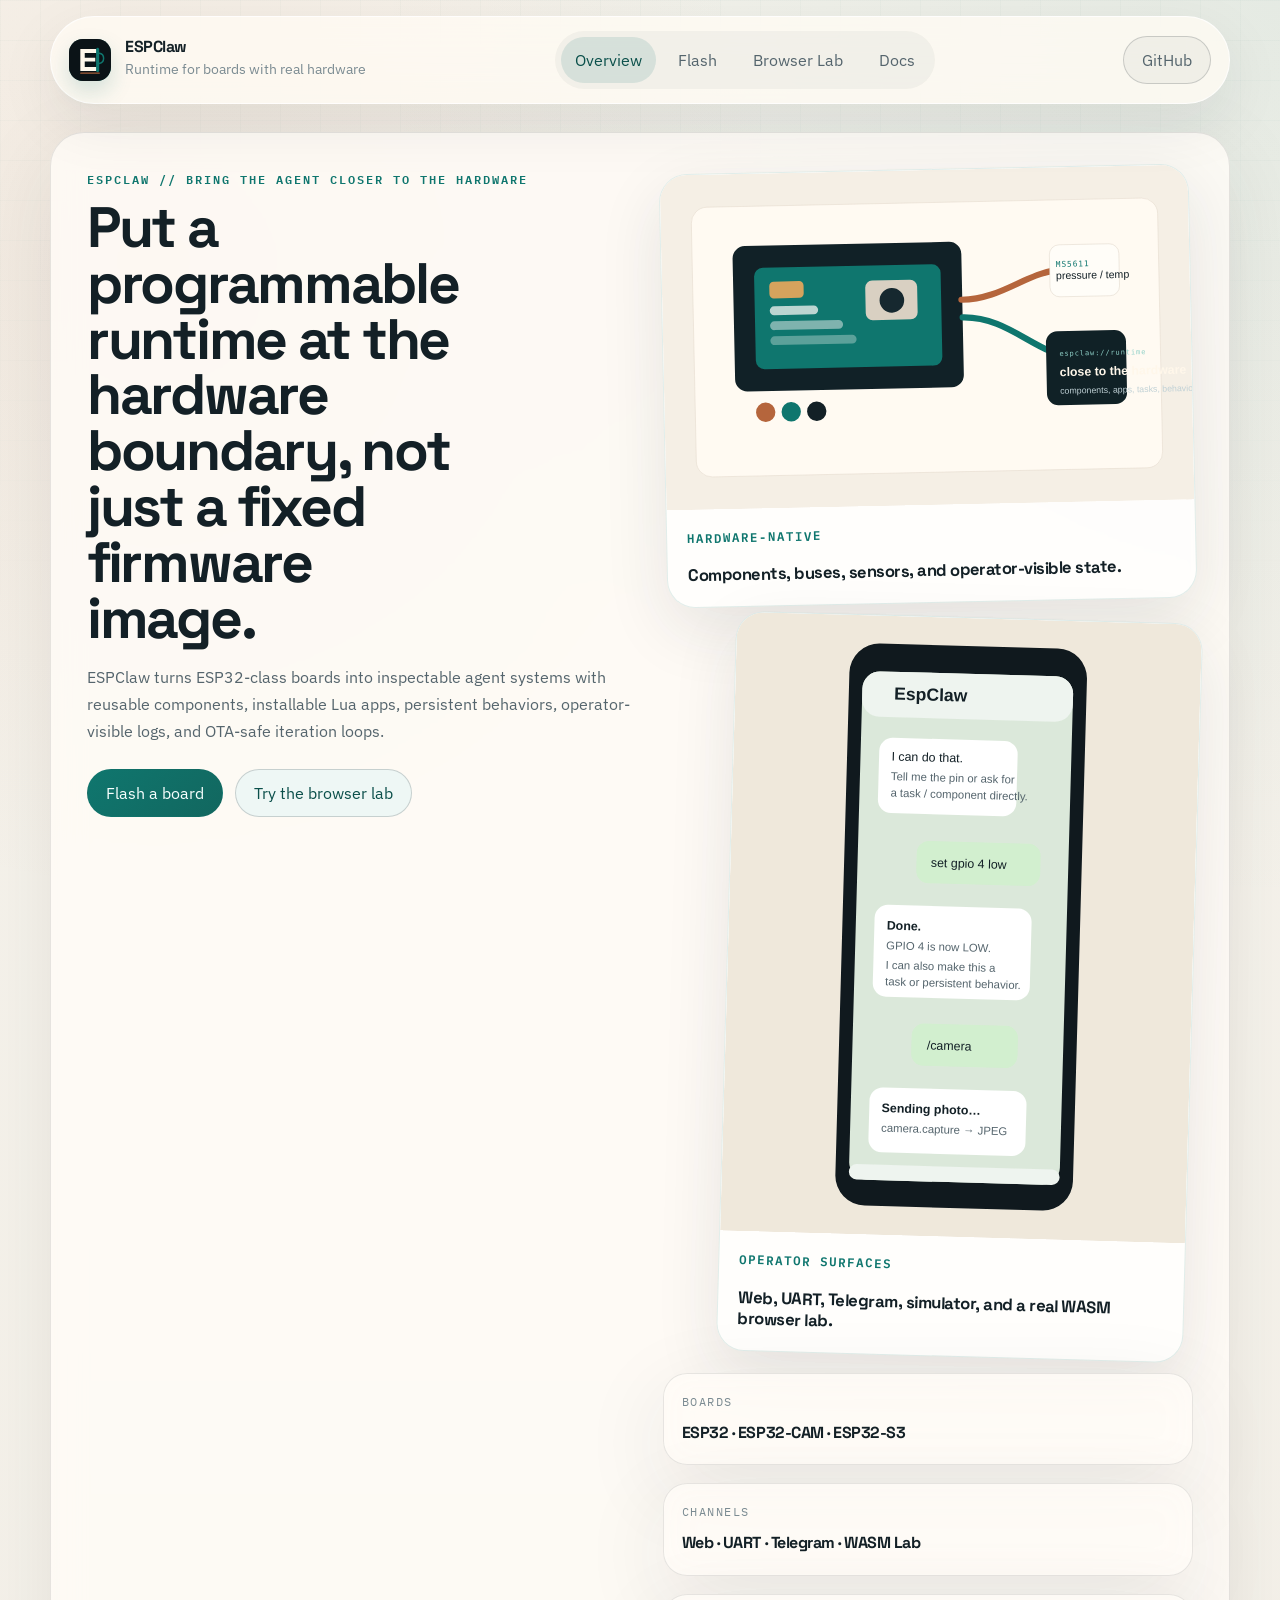
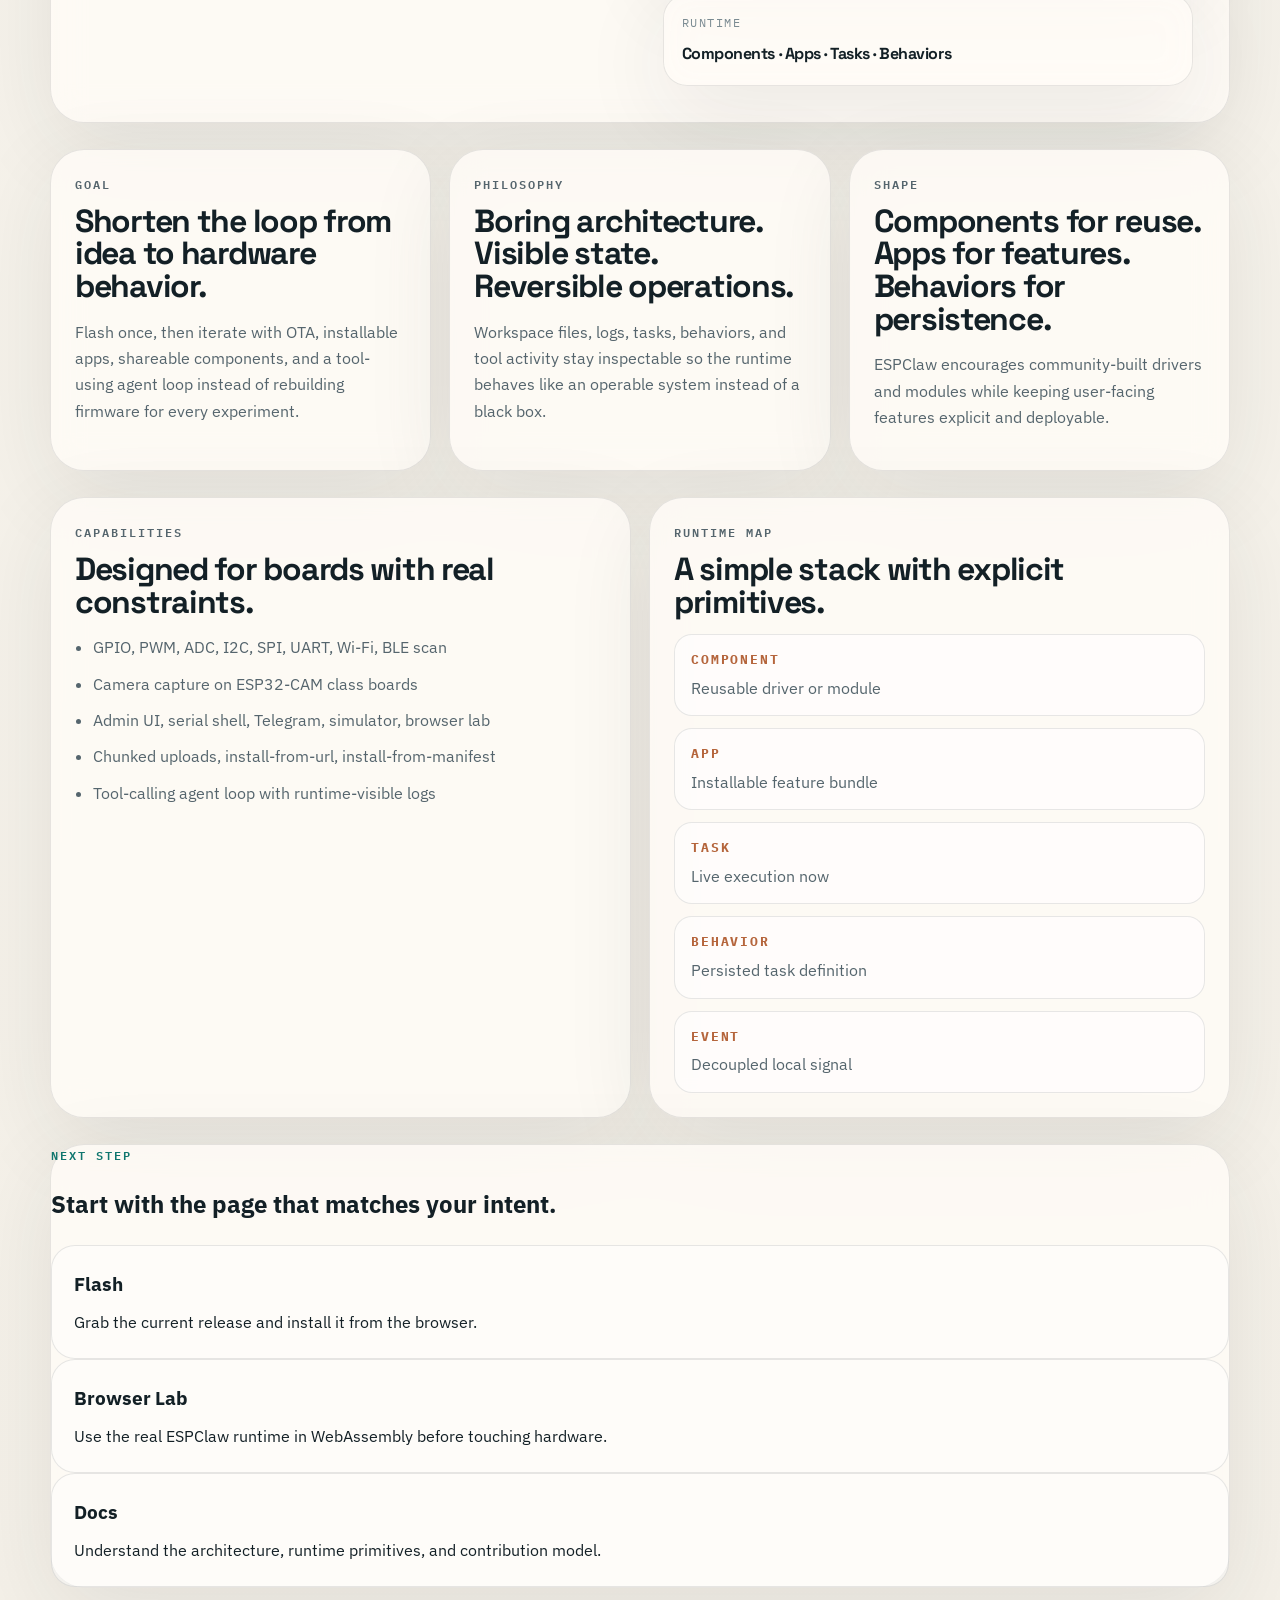
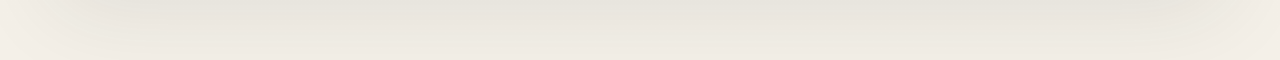
<file: site/index.html>
<!doctype html>
<html lang="en">
  <head>
    <meta charset="utf-8" />
    <meta name="viewport" content="width=device-width, initial-scale=1" />
    <title>ESPClaw | Embedded agent runtime for ESP32 boards</title>
    <meta
      name="description"
      content="ESPClaw is an ESP32-native agent runtime with installable components, Lua apps, browser flashing, OTA, and a real WebAssembly browser lab."
    />
    <meta property="og:title" content="ESPClaw | Bring the agent closer to the hardware" />
    <meta
      property="og:description"
      content="ESPClaw puts a programmable runtime at the hardware boundary with reusable components, installable apps, OTA, browser flashing, and a real WASM lab."
    />
    <meta property="og:type" content="website" />
    <meta property="og:url" content="https://espclaw.dev/" />
    <meta property="og:image" content="https://espclaw.dev/assets/espclaw-social-card.svg" />
    <meta name="twitter:card" content="summary_large_image" />
    <meta name="twitter:title" content="ESPClaw | Bring the agent closer to the hardware" />
    <meta
      name="twitter:description"
      content="A programmable runtime for ESP32-class boards with components, apps, tasks, behaviors, and a real WASM browser lab."
    />
    <meta name="twitter:image" content="https://espclaw.dev/assets/espclaw-social-card.svg" />
    <link rel="canonical" href="https://espclaw.dev/" />
    <link rel="preconnect" href="https://fonts.googleapis.com" />
    <link rel="preconnect" href="https://fonts.gstatic.com" crossorigin />
    <link
      href="https://fonts.googleapis.com/css2?family=IBM+Plex+Sans:wght@400;500;600&family=IBM+Plex+Mono:wght@400;500;600&family=Space+Grotesk:wght@400;500;700&display=swap"
      rel="stylesheet"
    />
    <link rel="icon" href="./assets/espclaw-logo-trace.svg" type="image/svg+xml" />
    <link rel="stylesheet" href="./styles.css" />
    <script>
      if (window.location.hostname === "www.espclaw.dev") {
        const next =
          "https://espclaw.dev" + window.location.pathname + window.location.search + window.location.hash;
        window.location.replace(next);
      }
    </script>
    <script type="module" src="./app.js"></script>
  </head>
  <body data-page="home">
    <div class="page-aura" aria-hidden="true"></div>
    <header class="site-header">
      <div class="shell shell-header">
        <a class="brand" href="./index.html">
          <span class="brand-mark">
            <img src="./assets/espclaw-logo-trace.svg" alt="" />
          </span>
          <span class="brand-copy">
            <strong>ESPClaw</strong>
            <span>Runtime for boards with real hardware</span>
          </span>
        </a>
        <nav class="site-nav" aria-label="Primary">
          <a data-nav="home" href="./index.html">Overview</a>
          <a data-nav="flash" href="./flash.html">Flash</a>
          <a data-nav="lab" href="./lab.html">Browser Lab</a>
          <a data-nav="docs" href="./docs.html">Docs</a>
        </nav>
        <a class="button button-ghost" href="https://github.com/atiti/espclaw">GitHub</a>
      </div>
    </header>

    <main class="shell page-stack">
      <section class="hero-card">
        <div class="hero-copy">
          <p class="eyebrow">ESPCLAW // BRING THE AGENT CLOSER TO THE HARDWARE</p>
          <h1>Put a programmable runtime at the hardware boundary, not just a fixed firmware image.</h1>
          <p class="hero-lede">
            ESPClaw turns ESP32-class boards into inspectable agent systems with reusable
            components, installable Lua apps, persistent behaviors, operator-visible logs, and
            OTA-safe iteration loops.
          </p>
          <div class="hero-actions">
            <a class="button button-primary" href="./flash.html">Flash a board</a>
            <a class="button button-secondary" href="./lab.html">Try the browser lab</a>
          </div>
        </div>
        <aside class="hero-panel">
          <div class="hero-showcase">
            <article class="art-card art-card-primary">
              <img src="./assets/espclaw-hardware-hero.svg" alt="ESPClaw hardware concept illustration" />
              <div class="art-card-copy">
                <p class="eyebrow">HARDWARE-NATIVE</p>
                <strong>Components, buses, sensors, and operator-visible state.</strong>
              </div>
            </article>
            <article class="art-card art-card-secondary">
              <img src="./assets/espclaw-telegram-chat.svg" alt="Telegram control channel illustration" />
              <div class="art-card-copy">
                <p class="eyebrow">OPERATOR SURFACES</p>
                <strong>Web, UART, Telegram, simulator, and a real WASM browser lab.</strong>
              </div>
            </article>
          </div>
          <div class="hero-metrics">
            <article class="metric-card">
              <span>Boards</span>
              <strong>ESP32 · ESP32-CAM · ESP32-S3</strong>
            </article>
            <article class="metric-card">
              <span>Channels</span>
              <strong>Web · UART · Telegram · WASM Lab</strong>
            </article>
            <article class="metric-card">
              <span>Runtime</span>
              <strong>Components · Apps · Tasks · Behaviors</strong>
            </article>
          </div>
        </aside>
      </section>

      <section class="section-grid section-grid-3">
        <article class="feature-card">
          <p class="eyebrow">GOAL</p>
          <h2>Shorten the loop from idea to hardware behavior.</h2>
          <p>
            Flash once, then iterate with OTA, installable apps, shareable components, and a
            tool-using agent loop instead of rebuilding firmware for every experiment.
          </p>
        </article>
        <article class="feature-card">
          <p class="eyebrow">PHILOSOPHY</p>
          <h2>Boring architecture. Visible state. Reversible operations.</h2>
          <p>
            Workspace files, logs, tasks, behaviors, and tool activity stay inspectable so the
            runtime behaves like an operable system instead of a black box.
          </p>
        </article>
        <article class="feature-card">
          <p class="eyebrow">SHAPE</p>
          <h2>Components for reuse. Apps for features. Behaviors for persistence.</h2>
          <p>
            ESPClaw encourages community-built drivers and modules while keeping user-facing
            features explicit and deployable.
          </p>
        </article>
      </section>

      <section class="section-grid section-grid-2">
        <article class="panel-card">
          <p class="eyebrow">CAPABILITIES</p>
          <h2>Designed for boards with real constraints.</h2>
          <ul class="feature-list">
            <li>GPIO, PWM, ADC, I2C, SPI, UART, Wi-Fi, BLE scan</li>
            <li>Camera capture on ESP32-CAM class boards</li>
            <li>Admin UI, serial shell, Telegram, simulator, browser lab</li>
            <li>Chunked uploads, install-from-url, install-from-manifest</li>
            <li>Tool-calling agent loop with runtime-visible logs</li>
          </ul>
        </article>
        <article class="panel-card">
          <p class="eyebrow">RUNTIME MAP</p>
          <h2>A simple stack with explicit primitives.</h2>
          <div class="primitive-stack">
            <div><strong>component</strong><span>Reusable driver or module</span></div>
            <div><strong>app</strong><span>Installable feature bundle</span></div>
            <div><strong>task</strong><span>Live execution now</span></div>
            <div><strong>behavior</strong><span>Persisted task definition</span></div>
            <div><strong>event</strong><span>Decoupled local signal</span></div>
          </div>
        </article>
      </section>

      <section class="cta-strip">
        <article class="cta-card">
          <p class="eyebrow">NEXT STEP</p>
          <h2>Start with the page that matches your intent.</h2>
          <div class="cta-grid">
            <a class="route-card" href="./flash.html">
              <strong>Flash</strong>
              <span>Grab the current release and install it from the browser.</span>
            </a>
            <a class="route-card" href="./lab.html">
              <strong>Browser Lab</strong>
              <span>Use the real ESPClaw runtime in WebAssembly before touching hardware.</span>
            </a>
            <a class="route-card" href="./docs.html">
              <strong>Docs</strong>
              <span>Understand the architecture, runtime primitives, and contribution model.</span>
            </a>
          </div>
        </article>
      </section>
    </main>
  </body>
</html>
</file>
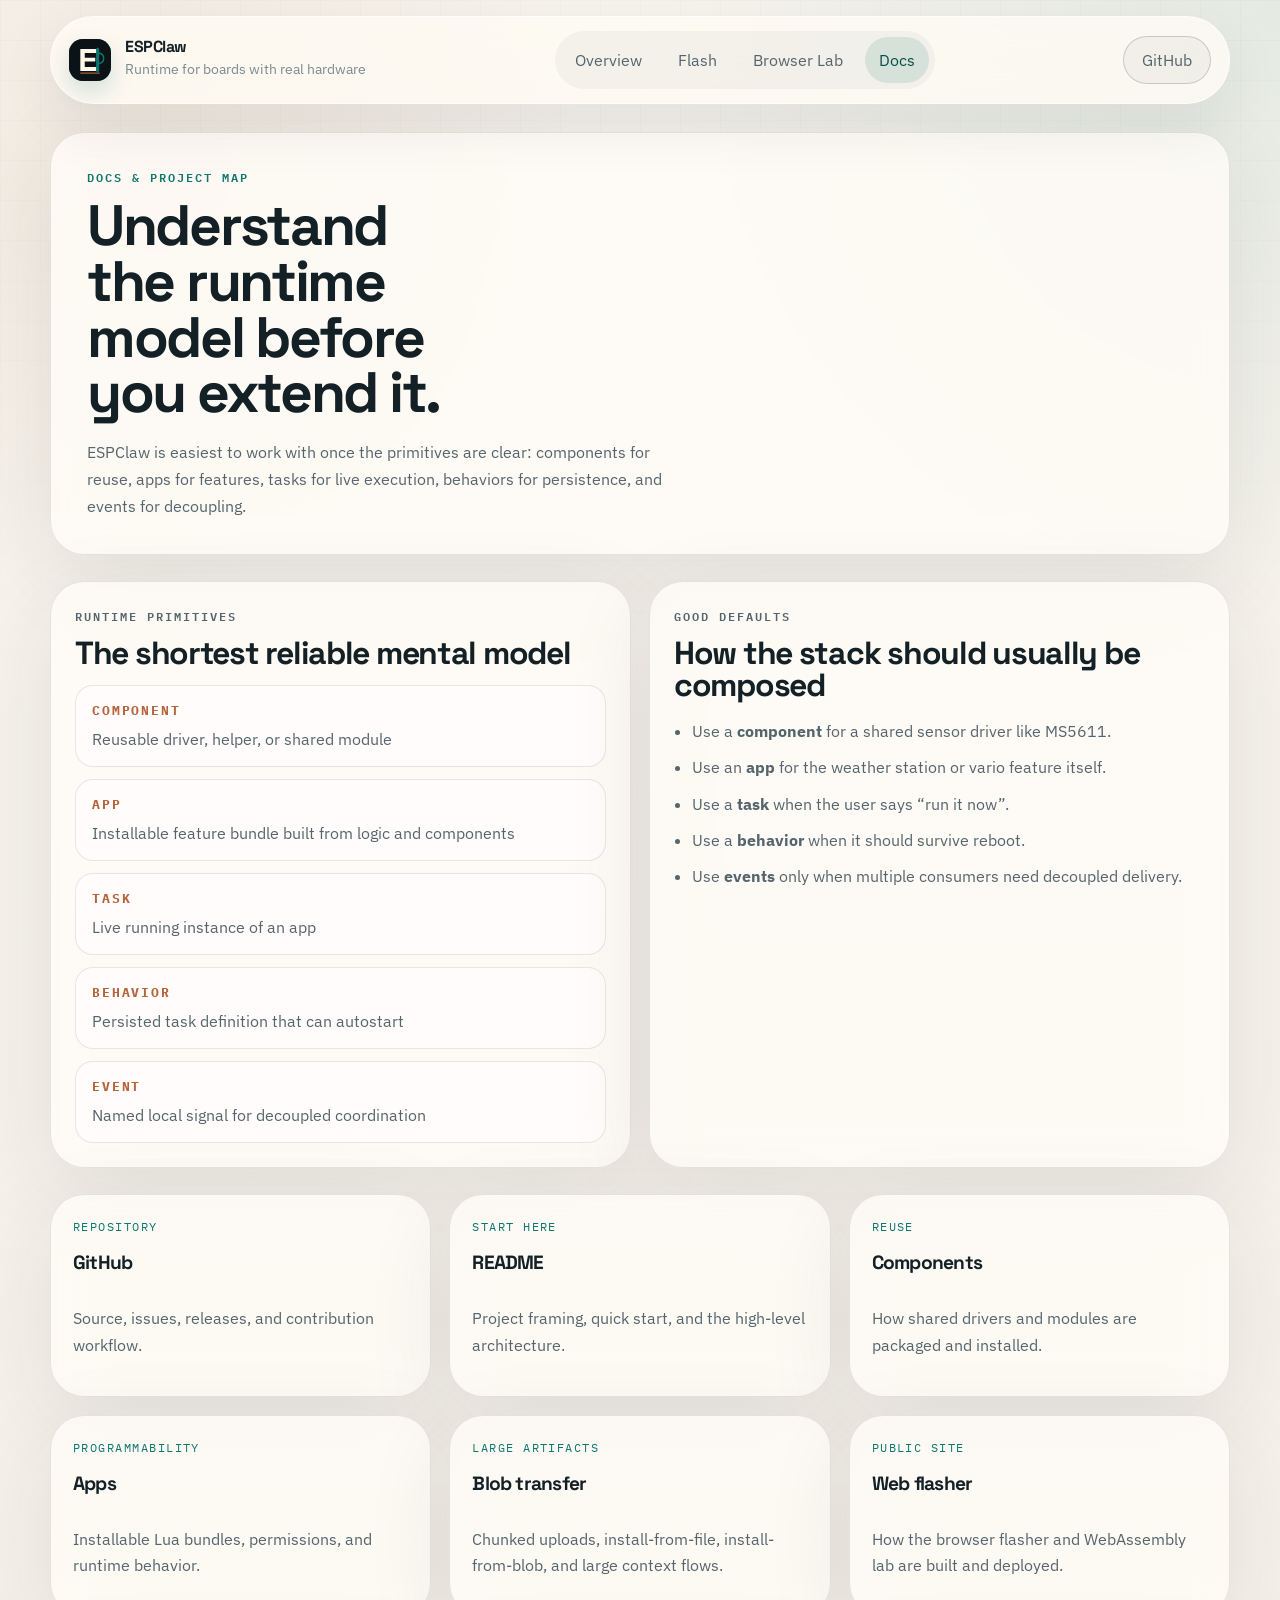
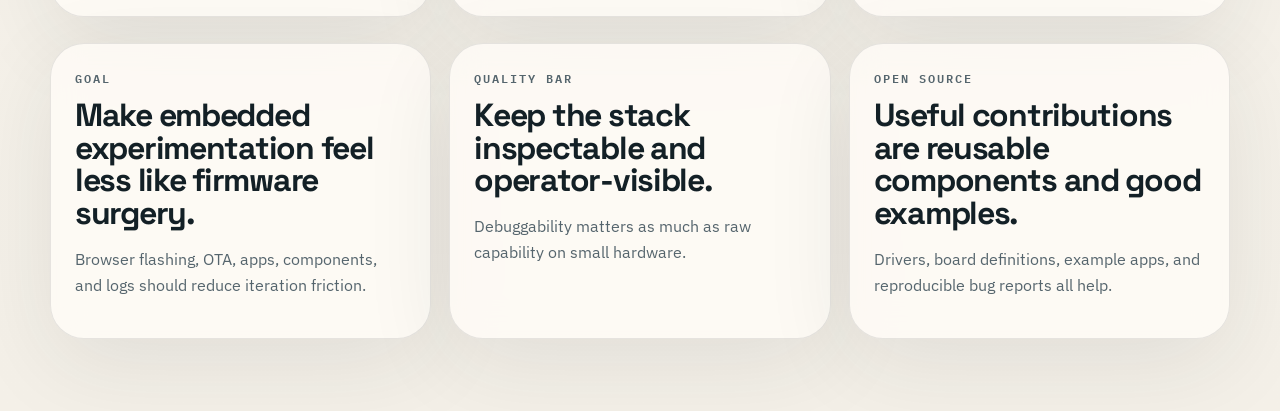
<file: site/docs.html>
<!doctype html>
<html lang="en">
  <head>
    <meta charset="utf-8" />
    <meta name="viewport" content="width=device-width, initial-scale=1" />
    <title>ESPClaw Docs | Architecture, primitives, and contribution map</title>
    <meta
      name="description"
      content="Understand the ESPClaw architecture, runtime primitives, project goals, and where to go next as a user or contributor."
    />
    <meta property="og:title" content="ESPClaw Docs | Architecture, primitives, and contribution map" />
    <meta
      property="og:description"
      content="Understand the runtime model, contribution surfaces, and hardware-first architecture behind ESPClaw."
    />
    <meta property="og:type" content="website" />
    <meta property="og:url" content="https://espclaw.dev/docs" />
    <meta property="og:image" content="https://espclaw.dev/assets/espclaw-social-card.svg" />
    <meta name="twitter:card" content="summary_large_image" />
    <meta name="twitter:image" content="https://espclaw.dev/assets/espclaw-social-card.svg" />
    <link rel="canonical" href="https://espclaw.dev/docs" />
    <link rel="preconnect" href="https://fonts.googleapis.com" />
    <link rel="preconnect" href="https://fonts.gstatic.com" crossorigin />
    <link
      href="https://fonts.googleapis.com/css2?family=IBM+Plex+Sans:wght@400;500;600&family=IBM+Plex+Mono:wght@400;500;600&family=Space+Grotesk:wght@400;500;700&display=swap"
      rel="stylesheet"
    />
    <link rel="icon" href="./assets/espclaw-logo-trace.svg" type="image/svg+xml" />
    <link rel="stylesheet" href="./styles.css" />
    <script>
      if (window.location.hostname === "www.espclaw.dev") {
        const next =
          "https://espclaw.dev" + window.location.pathname + window.location.search + window.location.hash;
        window.location.replace(next);
      }
    </script>
    <script type="module" src="./app.js"></script>
  </head>
  <body data-page="docs">
    <div class="page-aura" aria-hidden="true"></div>
    <header class="site-header">
      <div class="shell shell-header">
        <a class="brand" href="./index.html">
          <span class="brand-mark">
            <img src="./assets/espclaw-logo-trace.svg" alt="" />
          </span>
          <span class="brand-copy">
            <strong>ESPClaw</strong>
            <span>Runtime for boards with real hardware</span>
          </span>
        </a>
        <nav class="site-nav" aria-label="Primary">
          <a data-nav="home" href="./index.html">Overview</a>
          <a data-nav="flash" href="./flash.html">Flash</a>
          <a data-nav="lab" href="./lab.html">Browser Lab</a>
          <a data-nav="docs" href="./docs.html">Docs</a>
        </nav>
        <a class="button button-ghost" href="https://github.com/atiti/espclaw">GitHub</a>
      </div>
    </header>

    <main class="shell page-stack">
      <section class="page-hero">
        <p class="eyebrow">DOCS & PROJECT MAP</p>
        <h1>Understand the runtime model before you extend it.</h1>
        <p class="hero-lede narrow">
          ESPClaw is easiest to work with once the primitives are clear: components for reuse, apps
          for features, tasks for live execution, behaviors for persistence, and events for
          decoupling.
        </p>
      </section>

      <section class="section-grid section-grid-2">
        <article class="panel-card">
          <p class="eyebrow">RUNTIME PRIMITIVES</p>
          <h2>The shortest reliable mental model</h2>
          <div class="primitive-stack">
            <div><strong>component</strong><span>Reusable driver, helper, or shared module</span></div>
            <div><strong>app</strong><span>Installable feature bundle built from logic and components</span></div>
            <div><strong>task</strong><span>Live running instance of an app</span></div>
            <div><strong>behavior</strong><span>Persisted task definition that can autostart</span></div>
            <div><strong>event</strong><span>Named local signal for decoupled coordination</span></div>
          </div>
        </article>
        <article class="panel-card">
          <p class="eyebrow">GOOD DEFAULTS</p>
          <h2>How the stack should usually be composed</h2>
          <ul class="feature-list">
            <li>Use a <strong>component</strong> for a shared sensor driver like MS5611.</li>
            <li>Use an <strong>app</strong> for the weather station or vario feature itself.</li>
            <li>Use a <strong>task</strong> when the user says “run it now”.</li>
            <li>Use a <strong>behavior</strong> when it should survive reboot.</li>
            <li>Use <strong>events</strong> only when multiple consumers need decoupled delivery.</li>
          </ul>
        </article>
      </section>

      <section class="docs-grid">
        <a class="docs-card" href="https://github.com/atiti/espclaw">
          <span class="docs-label">Repository</span>
          <strong>GitHub</strong>
          <p>Source, issues, releases, and contribution workflow.</p>
        </a>
        <a class="docs-card" href="https://github.com/atiti/espclaw/blob/main/README.md">
          <span class="docs-label">Start here</span>
          <strong>README</strong>
          <p>Project framing, quick start, and the high-level architecture.</p>
        </a>
        <a class="docs-card" href="https://github.com/atiti/espclaw/blob/main/docs/components.md">
          <span class="docs-label">Reuse</span>
          <strong>Components</strong>
          <p>How shared drivers and modules are packaged and installed.</p>
        </a>
        <a class="docs-card" href="https://github.com/atiti/espclaw/blob/main/docs/apps.md">
          <span class="docs-label">Programmability</span>
          <strong>Apps</strong>
          <p>Installable Lua bundles, permissions, and runtime behavior.</p>
        </a>
        <a class="docs-card" href="https://github.com/atiti/espclaw/blob/main/docs/blob-transfer.md">
          <span class="docs-label">Large artifacts</span>
          <strong>Blob transfer</strong>
          <p>Chunked uploads, install-from-file, install-from-blob, and large context flows.</p>
        </a>
        <a class="docs-card" href="https://github.com/atiti/espclaw/blob/main/docs/web-flasher.md">
          <span class="docs-label">Public site</span>
          <strong>Web flasher</strong>
          <p>How the browser flasher and WebAssembly lab are built and deployed.</p>
        </a>
      </section>

      <section class="section-grid section-grid-3">
        <article class="feature-card">
          <p class="eyebrow">GOAL</p>
          <h2>Make embedded experimentation feel less like firmware surgery.</h2>
          <p>Browser flashing, OTA, apps, components, and logs should reduce iteration friction.</p>
        </article>
        <article class="feature-card">
          <p class="eyebrow">QUALITY BAR</p>
          <h2>Keep the stack inspectable and operator-visible.</h2>
          <p>Debuggability matters as much as raw capability on small hardware.</p>
        </article>
        <article class="feature-card">
          <p class="eyebrow">OPEN SOURCE</p>
          <h2>Useful contributions are reusable components and good examples.</h2>
          <p>Drivers, board definitions, example apps, and reproducible bug reports all help.</p>
        </article>
      </section>
    </main>
  </body>
</html>
</file>
<file: site/styles.css>
:root {
  color-scheme: light;
  --bg: #f4f0e8;
  --bg-elevated: rgba(255, 252, 247, 0.82);
  --surface: #fffdf8;
  --surface-strong: #fffaf2;
  --surface-accent: #eef7f5;
  --ink: #132026;
  --ink-soft: #55656d;
  --ink-faint: #7b8b92;
  --line: rgba(19, 32, 38, 0.1);
  --line-strong: rgba(19, 32, 38, 0.18);
  --accent: #0f766e;
  --accent-strong: #0a4f4a;
  --accent-warm: #b5653c;
  --danger: #b3483d;
  --ok: #216c5a;
  --shadow-soft: 0 20px 60px rgba(31, 42, 48, 0.08);
  --shadow-card: 0 24px 90px rgba(31, 42, 48, 0.09);
  --radius-xl: 34px;
  --radius-lg: 24px;
  --radius-md: 18px;
  --font-display: "Space Grotesk", "Avenir Next", sans-serif;
  --font-body: "IBM Plex Sans", "Segoe UI", sans-serif;
  --font-mono: "IBM Plex Mono", "SFMono-Regular", monospace;
}

* {
  box-sizing: border-box;
}

html {
  scroll-behavior: smooth;
}

body {
  margin: 0;
  min-height: 100vh;
  background:
    radial-gradient(circle at top right, rgba(15, 118, 110, 0.08), transparent 26%),
    radial-gradient(circle at 12% 8%, rgba(181, 101, 60, 0.08), transparent 20%),
    linear-gradient(180deg, #f7f4ed 0%, var(--bg) 100%);
  color: var(--ink);
  font: 16px/1.65 var(--font-body);
}

a {
  color: inherit;
}

button,
input,
select,
textarea {
  font: inherit;
}

.page-aura {
  position: fixed;
  inset: 0;
  pointer-events: none;
  background-image:
    linear-gradient(rgba(15, 118, 110, 0.04) 1px, transparent 1px),
    linear-gradient(90deg, rgba(15, 118, 110, 0.04) 1px, transparent 1px);
  background-size: 40px 40px;
  mask-image: linear-gradient(180deg, rgba(0, 0, 0, 0.6), transparent 72%);
}

.shell {
  width: min(1180px, calc(100vw - 32px));
  margin: 0 auto;
}

.page-stack {
  display: grid;
  gap: 26px;
  padding: 28px 0 72px;
}

.site-header {
  position: sticky;
  top: 0;
  z-index: 20;
  padding-top: 16px;
}

.shell-header {
  display: flex;
  align-items: center;
  justify-content: space-between;
  gap: 20px;
  padding: 14px 18px;
  border: 1px solid rgba(255, 255, 255, 0.72);
  border-radius: 999px;
  background: rgba(255, 251, 244, 0.78);
  backdrop-filter: blur(18px);
  box-shadow: var(--shadow-soft);
}

.brand {
  display: inline-flex;
  align-items: center;
  gap: 14px;
  text-decoration: none;
}

.brand-mark {
  display: grid;
  place-items: center;
  width: 42px;
  height: 42px;
  border-radius: 14px;
  overflow: hidden;
  background: linear-gradient(135deg, #103836, #0f766e);
  box-shadow:
    inset 0 1px 0 rgba(255, 255, 255, 0.18),
    0 10px 22px rgba(15, 118, 110, 0.18);
}

.brand-mark img {
  display: block;
  width: 100%;
  height: 100%;
}

.brand-copy {
  display: grid;
  gap: 2px;
}

.brand-copy strong {
  font: 700 1rem/1.05 var(--font-display);
  letter-spacing: -0.03em;
}

.brand-copy span {
  color: var(--ink-faint);
  font-size: 0.86rem;
}

.site-nav {
  display: inline-flex;
  gap: 8px;
  padding: 6px;
  border-radius: 999px;
  background: rgba(19, 32, 38, 0.04);
}

.site-nav a {
  padding: 10px 14px;
  border-radius: 999px;
  color: var(--ink-soft);
  text-decoration: none;
  transition: background 180ms ease, color 180ms ease, transform 180ms ease;
}

.site-nav a:hover,
.site-nav a:focus-visible,
.site-nav a.is-active {
  background: rgba(15, 118, 110, 0.12);
  color: var(--accent-strong);
}

.eyebrow,
.metric-card span,
.docs-label,
.field span,
.mini-stat span,
.primitive-stack strong,
.status-pill,
.lab-badge {
  font-family: var(--font-mono);
}

.eyebrow {
  margin: 0 0 10px;
  color: var(--accent);
  font-size: 0.78rem;
  font-weight: 600;
  letter-spacing: 0.16em;
  text-transform: uppercase;
}

.button {
  display: inline-flex;
  align-items: center;
  justify-content: center;
  min-height: 48px;
  padding: 0 18px;
  border: 1px solid var(--line-strong);
  border-radius: 999px;
  background: var(--surface);
  color: var(--ink);
  cursor: pointer;
  text-decoration: none;
  transition:
    transform 180ms ease,
    border-color 180ms ease,
    box-shadow 180ms ease,
    background 180ms ease,
    color 180ms ease;
}

.button:hover,
.button:focus-visible,
.segmented__button:hover,
.segmented__button:focus-visible,
.scenario-chip:hover,
.scenario-chip:focus-visible,
.route-card:hover,
.route-card:focus-visible,
.docs-card:hover,
.docs-card:focus-visible {
  transform: translateY(-1px);
  border-color: rgba(15, 118, 110, 0.28);
  box-shadow: 0 16px 40px rgba(31, 42, 48, 0.08);
}

.button-primary {
  background: linear-gradient(135deg, #0f766e, #12675f);
  color: #f8fffe;
  border-color: transparent;
}

.button-secondary {
  background: var(--surface-accent);
  color: var(--accent-strong);
}

.button-ghost {
  background: rgba(19, 32, 38, 0.04);
  color: var(--ink-soft);
}

.button-small {
  min-height: 36px;
  padding-inline: 14px;
}

.hero-card,
.page-hero,
.panel-card,
.feature-card,
.board-card,
.docs-card,
.control-card,
.trace-card,
.lab-chat-shell,
.metric-card,
.cta-card {
  border: 1px solid var(--line);
  border-radius: var(--radius-xl);
  background: var(--bg-elevated);
  backdrop-filter: blur(16px);
  box-shadow: var(--shadow-card);
}

.hero-card {
  display: grid;
  align-items: start;
  grid-template-columns: minmax(0, 1.02fr) minmax(340px, 0.98fr);
  gap: 24px;
  padding: 36px;
}

.page-hero {
  padding: 34px 36px;
}

.hero-inline-art {
  margin-top: 24px;
  overflow: hidden;
  max-width: 560px;
  border: 1px solid rgba(15, 118, 110, 0.12);
  border-radius: 28px;
  background: rgba(255, 255, 255, 0.64);
  box-shadow: 0 18px 52px rgba(31, 42, 48, 0.08);
}

.hero-copy h1,
.page-hero h1,
.feature-card h2,
.panel-card h2,
.board-card h3,
.docs-card strong,
.control-card h3,
.lab-chat-head h3,
.trace-head h3 {
  margin: 0;
  font-family: var(--font-display);
  letter-spacing: -0.04em;
}

.hero-copy h1,
.page-hero h1 {
  max-width: 10.8ch;
  font-size: clamp(2.45rem, 4.45vw, 4.35rem);
  line-height: 0.98;
  text-wrap: balance;
}

.hero-lede,
.subtitle,
.feature-card p,
.panel-card p,
.board-card p,
.docs-card p,
.composer-note,
.capability-copy,
.status-copy {
  color: var(--ink-soft);
}

.hero-lede {
  max-width: 62ch;
  margin: 18px 0 0;
  font-size: 1.02rem;
}

.hero-lede.narrow {
  max-width: 58ch;
}

.hero-actions,
.board-actions,
.control-actions,
.lab-composer-actions {
  display: flex;
  flex-wrap: wrap;
  gap: 12px;
}

.hero-actions {
  margin-top: 24px;
}

.hero-panel {
  display: grid;
  gap: 16px;
}

.hero-showcase {
  display: grid;
  gap: 14px;
}

.art-card {
  overflow: hidden;
  display: grid;
  gap: 0;
  border: 1px solid rgba(15, 118, 110, 0.12);
  border-radius: 28px;
  background: rgba(255, 255, 255, 0.68);
  box-shadow: 0 22px 64px rgba(31, 42, 48, 0.1);
}

.art-card img,
.hero-inline-art img {
  display: block;
  width: 100%;
  height: auto;
}

.art-card-copy {
  display: grid;
  gap: 8px;
  padding: 18px 20px 20px;
}

.art-card-copy strong {
  font: 700 1.04rem/1.25 var(--font-display);
  letter-spacing: -0.03em;
}

.art-card-primary {
  transform: rotate(-1.2deg);
}

.art-card-secondary {
  max-width: 88%;
  margin-left: auto;
  transform: rotate(1.6deg);
}

.hero-terminal {
  overflow: hidden;
  border: 1px solid rgba(15, 118, 110, 0.12);
  border-radius: 26px;
  background: #0f171b;
  color: #d7e5eb;
}

.terminal-head,
.lab-chat-head,
.trace-head {
  display: flex;
  align-items: center;
  justify-content: space-between;
  gap: 12px;
  padding: 16px 18px;
  border-bottom: 1px solid var(--line);
}

.terminal-head {
  justify-content: flex-start;
  gap: 8px;
  border-color: rgba(255, 255, 255, 0.08);
  color: rgba(255, 255, 255, 0.68);
  font: 500 0.82rem/1.2 var(--font-mono);
}

.terminal-dot {
  width: 10px;
  height: 10px;
  border-radius: 50%;
  background: rgba(255, 255, 255, 0.16);
}

.terminal-code {
  margin: 0;
  padding: 18px;
  white-space: pre-wrap;
  font: 500 0.94rem/1.65 var(--font-mono);
}

.hero-metrics,
.release-strip,
.section-grid,
.docs-grid,
.board-grid {
  display: grid;
  gap: 18px;
}

.hero-metrics {
  grid-template-columns: 1fr;
}

.metric-card,
.release-card {
  padding: 18px;
  border-radius: var(--radius-lg);
}

.metric-card span {
  display: block;
  color: var(--ink-faint);
  font-size: 0.76rem;
  letter-spacing: 0.12em;
  text-transform: uppercase;
}

.metric-card strong {
  display: block;
  margin-top: 8px;
  font-family: var(--font-display);
  letter-spacing: -0.03em;
}

.section-grid-2 {
  grid-template-columns: repeat(2, minmax(0, 1fr));
}

.section-grid-3 {
  grid-template-columns: repeat(3, minmax(0, 1fr));
}

.feature-card,
.panel-card,
.docs-card,
.board-card,
.control-card,
.trace-card {
  padding: 24px;
}

.feature-card h2,
.panel-card h2 {
  font-size: clamp(1.4rem, 2.5vw, 2rem);
  line-height: 1.02;
}

.feature-list {
  margin: 16px 0 0;
  padding-left: 18px;
  color: var(--ink-soft);
}

.feature-list li + li {
  margin-top: 10px;
}

.primitive-stack {
  display: grid;
  gap: 12px;
  margin-top: 16px;
}

.primitive-stack div {
  display: grid;
  gap: 4px;
  padding: 14px 16px;
  border: 1px solid var(--line);
  border-radius: 18px;
  background: rgba(255, 255, 255, 0.56);
}

.primitive-stack strong {
  color: var(--accent-warm);
  font-size: 0.82rem;
  letter-spacing: 0.14em;
  text-transform: uppercase;
}

.primitive-stack span {
  color: var(--ink-soft);
}

.cta-grid,
.docs-grid,
.board-grid {
  grid-template-columns: repeat(3, minmax(0, 1fr));
}

.route-card,
.docs-card {
  display: grid;
  gap: 10px;
  padding: 22px;
  text-decoration: none;
}

.route-card {
  border: 1px solid var(--line);
  border-radius: var(--radius-lg);
  background: rgba(255, 255, 255, 0.44);
}

.route-card strong,
.docs-card strong {
  font-size: 1.2rem;
}

.docs-label {
  color: var(--accent);
  font-size: 0.76rem;
  letter-spacing: 0.12em;
  text-transform: uppercase;
}

.release-strip {
  grid-template-columns: repeat(3, minmax(0, 1fr));
}

.board-grid {
  grid-template-columns: repeat(2, minmax(0, 1fr));
}

.board-head {
  display: flex;
  align-items: start;
  justify-content: space-between;
  gap: 12px;
}

.pill {
  display: inline-flex;
  align-items: center;
  min-height: 30px;
  padding: 0 12px;
  border-radius: 999px;
  background: rgba(15, 118, 110, 0.1);
  color: var(--accent-strong);
  font: 500 0.74rem/1.2 var(--font-mono);
  letter-spacing: 0.08em;
  text-transform: uppercase;
}

.board-card ul {
  margin: 16px 0 0;
  padding-left: 18px;
  color: var(--ink-soft);
}

.board-card li + li {
  margin-top: 8px;
}

.board-card--loading,
.board-card--error {
  grid-column: 1 / -1;
}

.error {
  color: var(--danger);
}

.lab-layout {
  display: grid;
  gap: 22px;
  grid-template-columns: minmax(280px, 0.82fr) minmax(0, 1.38fr);
}

.lab-sidebar,
.lab-main,
.lab-sidepanels {
  display: grid;
  gap: 18px;
}

.segmented {
  display: grid;
  grid-template-columns: repeat(2, minmax(0, 1fr));
  gap: 8px;
  margin-top: 14px;
}

.segmented__button {
  min-height: 44px;
  border: 1px solid var(--line);
  border-radius: 14px;
  background: rgba(255, 255, 255, 0.64);
  color: var(--ink-soft);
  cursor: pointer;
  transition: border-color 180ms ease, background 180ms ease, color 180ms ease;
}

.segmented__button.is-active {
  border-color: rgba(15, 118, 110, 0.28);
  background: rgba(15, 118, 110, 0.12);
  color: var(--accent-strong);
}

.field {
  display: grid;
  gap: 8px;
  margin-top: 14px;
}

.field span {
  color: var(--ink-faint);
  font-size: 0.78rem;
  letter-spacing: 0.12em;
  text-transform: uppercase;
}

.field input,
.field select,
.lab-composer textarea {
  width: 100%;
  border: 1px solid var(--line);
  border-radius: 16px;
  background: rgba(255, 255, 255, 0.82);
  color: var(--ink);
}

.field input,
.field select {
  min-height: 48px;
  padding: 0 14px;
}

.status-pill {
  margin: 14px 0 0;
  padding: 12px 14px;
  border: 1px solid rgba(15, 118, 110, 0.18);
  border-radius: 16px;
  background: rgba(15, 118, 110, 0.08);
  color: var(--accent-strong);
  font-size: 0.86rem;
}

.progress-rail {
  width: 100%;
  height: 8px;
  margin-top: 12px;
  border-radius: 999px;
  background: rgba(19, 32, 38, 0.08);
  overflow: hidden;
}

.progress-rail__fill {
  width: 0%;
  height: 100%;
  border-radius: inherit;
  background: linear-gradient(90deg, var(--accent), var(--accent-warm));
  transition: width 180ms ease;
}

.scenario-list,
.mini-stats {
  display: grid;
  gap: 10px;
  margin-top: 14px;
}

.scenario-chip,
.mini-stat {
  padding: 14px 16px;
  border: 1px solid var(--line);
  border-radius: 16px;
  background: rgba(255, 255, 255, 0.62);
}

.scenario-chip {
  width: 100%;
  color: var(--ink-soft);
  text-align: left;
  cursor: pointer;
}

.mini-stat span {
  display: block;
  color: var(--ink-faint);
  font-size: 0.74rem;
  letter-spacing: 0.12em;
  text-transform: uppercase;
}

.mini-stat strong {
  display: block;
  margin-top: 8px;
  font-family: var(--font-display);
}

.lab-chat-shell,
.trace-card {
  overflow: hidden;
}

.lab-chat-head h3,
.trace-head h3 {
  font-size: 1.1rem;
}

.lab-badge {
  display: inline-flex;
  align-items: center;
  padding: 7px 12px;
  border-radius: 999px;
  border: 1px solid rgba(33, 108, 90, 0.18);
  background: rgba(33, 108, 90, 0.08);
  color: var(--ok);
  font-size: 0.8rem;
}

.lab-transcript {
  min-height: 420px;
  max-height: 620px;
  overflow: auto;
  padding: 18px;
  display: grid;
  gap: 14px;
  background: rgba(255, 255, 255, 0.34);
}

.message {
  display: grid;
  gap: 8px;
  max-width: 92%;
  padding: 14px 16px;
  border-radius: 20px;
  border: 1px solid var(--line);
}

.message strong {
  color: var(--accent);
  font: 600 0.8rem/1.2 var(--font-mono);
  letter-spacing: 0.08em;
  text-transform: uppercase;
}

.message p {
  margin: 0;
  white-space: pre-wrap;
}

.message-user {
  justify-self: end;
  background: rgba(15, 118, 110, 0.1);
}

.message-assistant,
.message-system {
  background: rgba(255, 255, 255, 0.74);
}

.message-tool {
  background: rgba(181, 101, 60, 0.08);
}

.lab-composer {
  padding: 18px;
  border-top: 1px solid var(--line);
  background: rgba(255, 255, 255, 0.56);
}

.lab-composer textarea {
  min-height: 112px;
  padding: 14px 16px;
  resize: vertical;
}

.lab-composer-actions {
  align-items: center;
  justify-content: space-between;
  margin-top: 14px;
}

.lab-sidepanels {
  grid-template-columns: repeat(2, minmax(0, 1fr));
}

.trace-list,
.log-console {
  min-height: 260px;
  max-height: 340px;
  overflow: auto;
  padding: 16px 18px 18px;
  background: rgba(255, 255, 255, 0.4);
}

.trace-entry {
  padding: 12px 0;
  border-bottom: 1px solid var(--line);
}

.trace-entry:last-child {
  border-bottom: 0;
}

.trace-entry__head {
  display: flex;
  align-items: center;
  justify-content: space-between;
  gap: 12px;
}

.trace-entry__head strong {
  font-size: 0.94rem;
}

.trace-entry__head span {
  color: var(--ink-faint);
  font: 500 0.74rem/1.2 var(--font-mono);
}

.trace-entry pre,
.log-console {
  margin: 10px 0 0;
  white-space: pre-wrap;
  color: var(--ink-soft);
  font: 0.85rem/1.6 var(--font-mono);
}

.hidden,
.sr-only {
  position: absolute !important;
  width: 1px !important;
  height: 1px !important;
  padding: 0 !important;
  margin: -1px !important;
  overflow: hidden !important;
  clip: rect(0, 0, 0, 0) !important;
  white-space: nowrap !important;
  border: 0 !important;
}

.field input:focus,
.field select:focus,
.lab-composer textarea:focus,
.button:focus-visible,
.segmented__button:focus-visible,
.scenario-chip:focus-visible,
.site-nav a:focus-visible,
.route-card:focus-visible,
.docs-card:focus-visible {
  outline: 2px solid rgba(15, 118, 110, 0.28);
  outline-offset: 2px;
}

@media (max-width: 1080px) {
  .hero-card,
  .lab-layout,
  .section-grid-2,
  .section-grid-3,
  .board-grid,
  .docs-grid,
  .cta-grid,
  .lab-sidepanels {
    grid-template-columns: 1fr;
  }

  .hero-copy h1,
  .page-hero h1 {
    max-width: 11.5ch;
  }

  .site-nav {
    display: none;
  }
}

@media (max-width: 720px) {
  .shell {
    width: min(100vw - 20px, 100%);
  }

  .shell-header,
  .hero-card,
  .page-hero,
  .feature-card,
  .panel-card,
  .board-card,
  .docs-card,
  .control-card,
  .trace-card,
  .metric-card,
  .cta-card {
    padding: 20px;
  }

  .site-header {
    position: static;
    padding-top: 12px;
  }

  .shell-header {
    border-radius: 24px;
  }

  .hero-copy h1,
  .page-hero h1 {
    max-width: none;
    font-size: clamp(2.3rem, 10vw, 3.4rem);
  }

  .release-strip {
    grid-template-columns: 1fr;
  }

  .hero-actions,
  .board-actions,
  .control-actions,
  .lab-composer-actions {
    flex-direction: column;
    align-items: stretch;
  }
}
</file>
